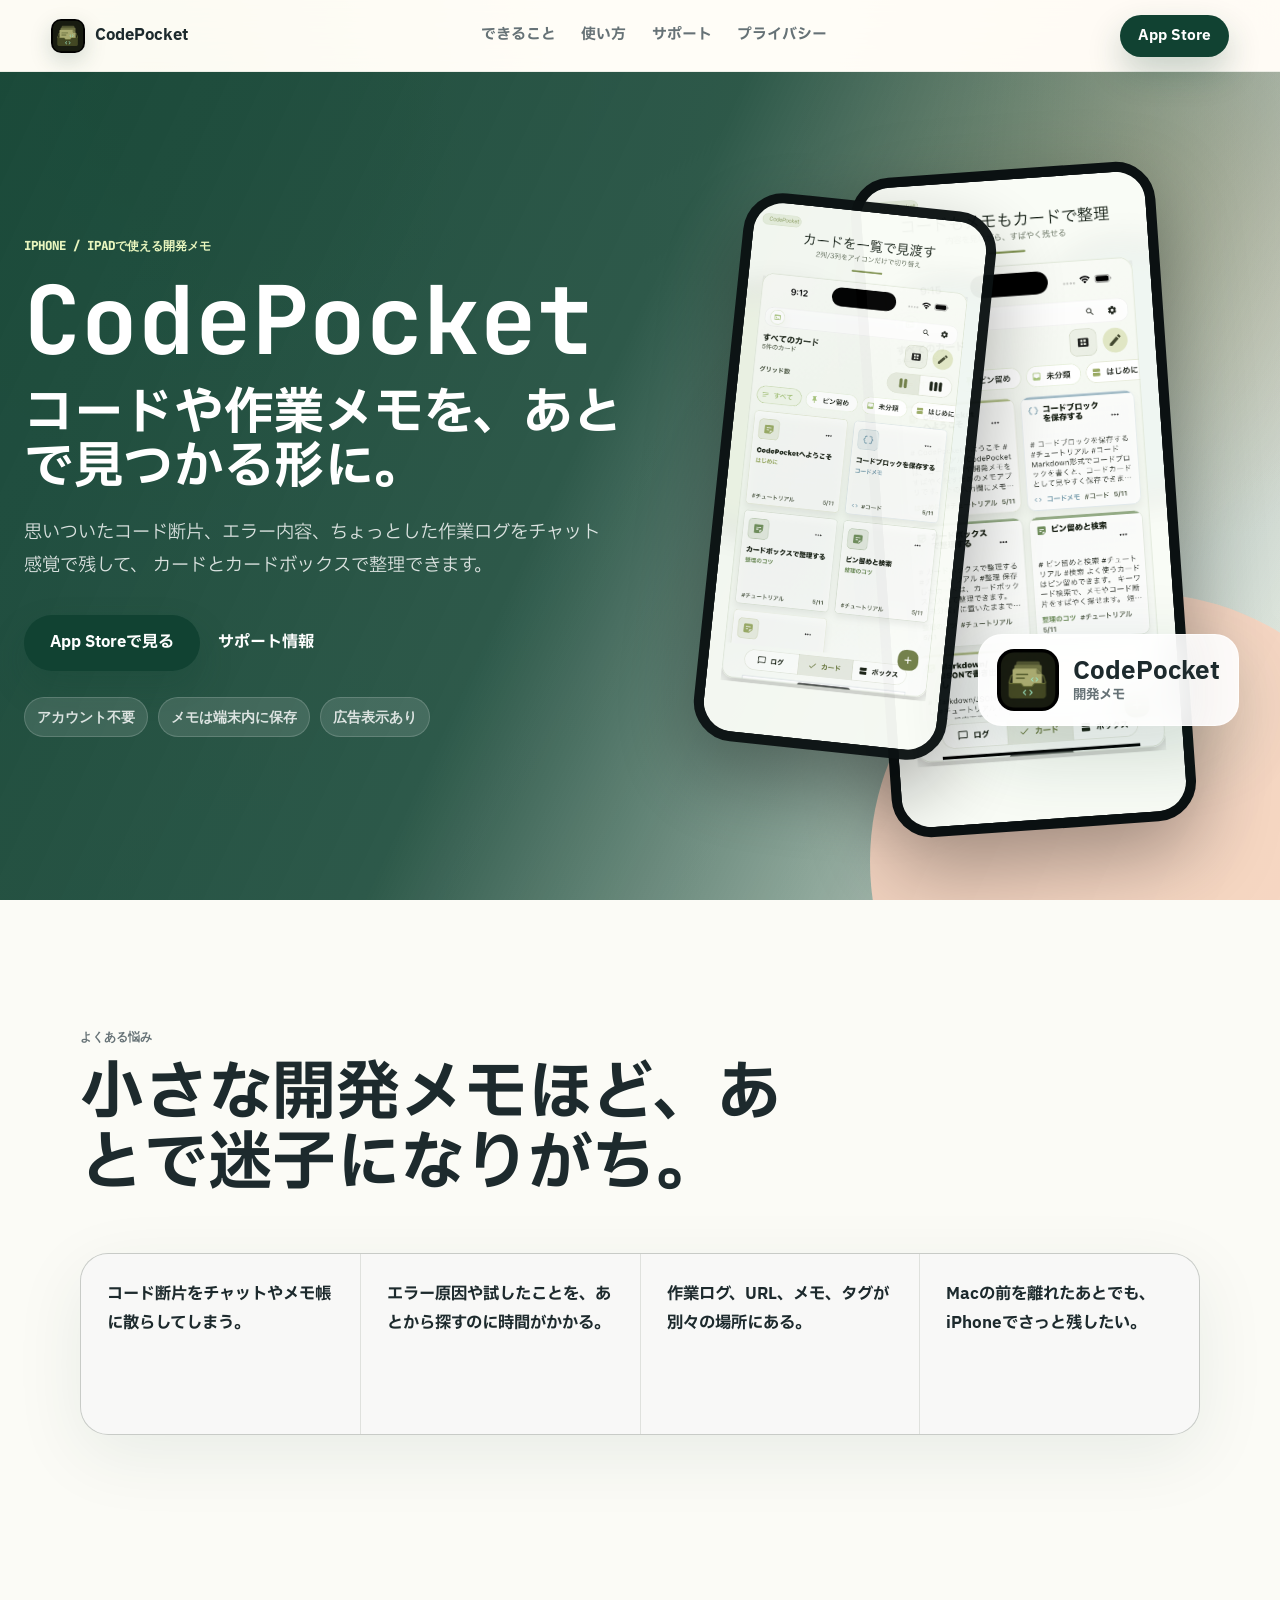
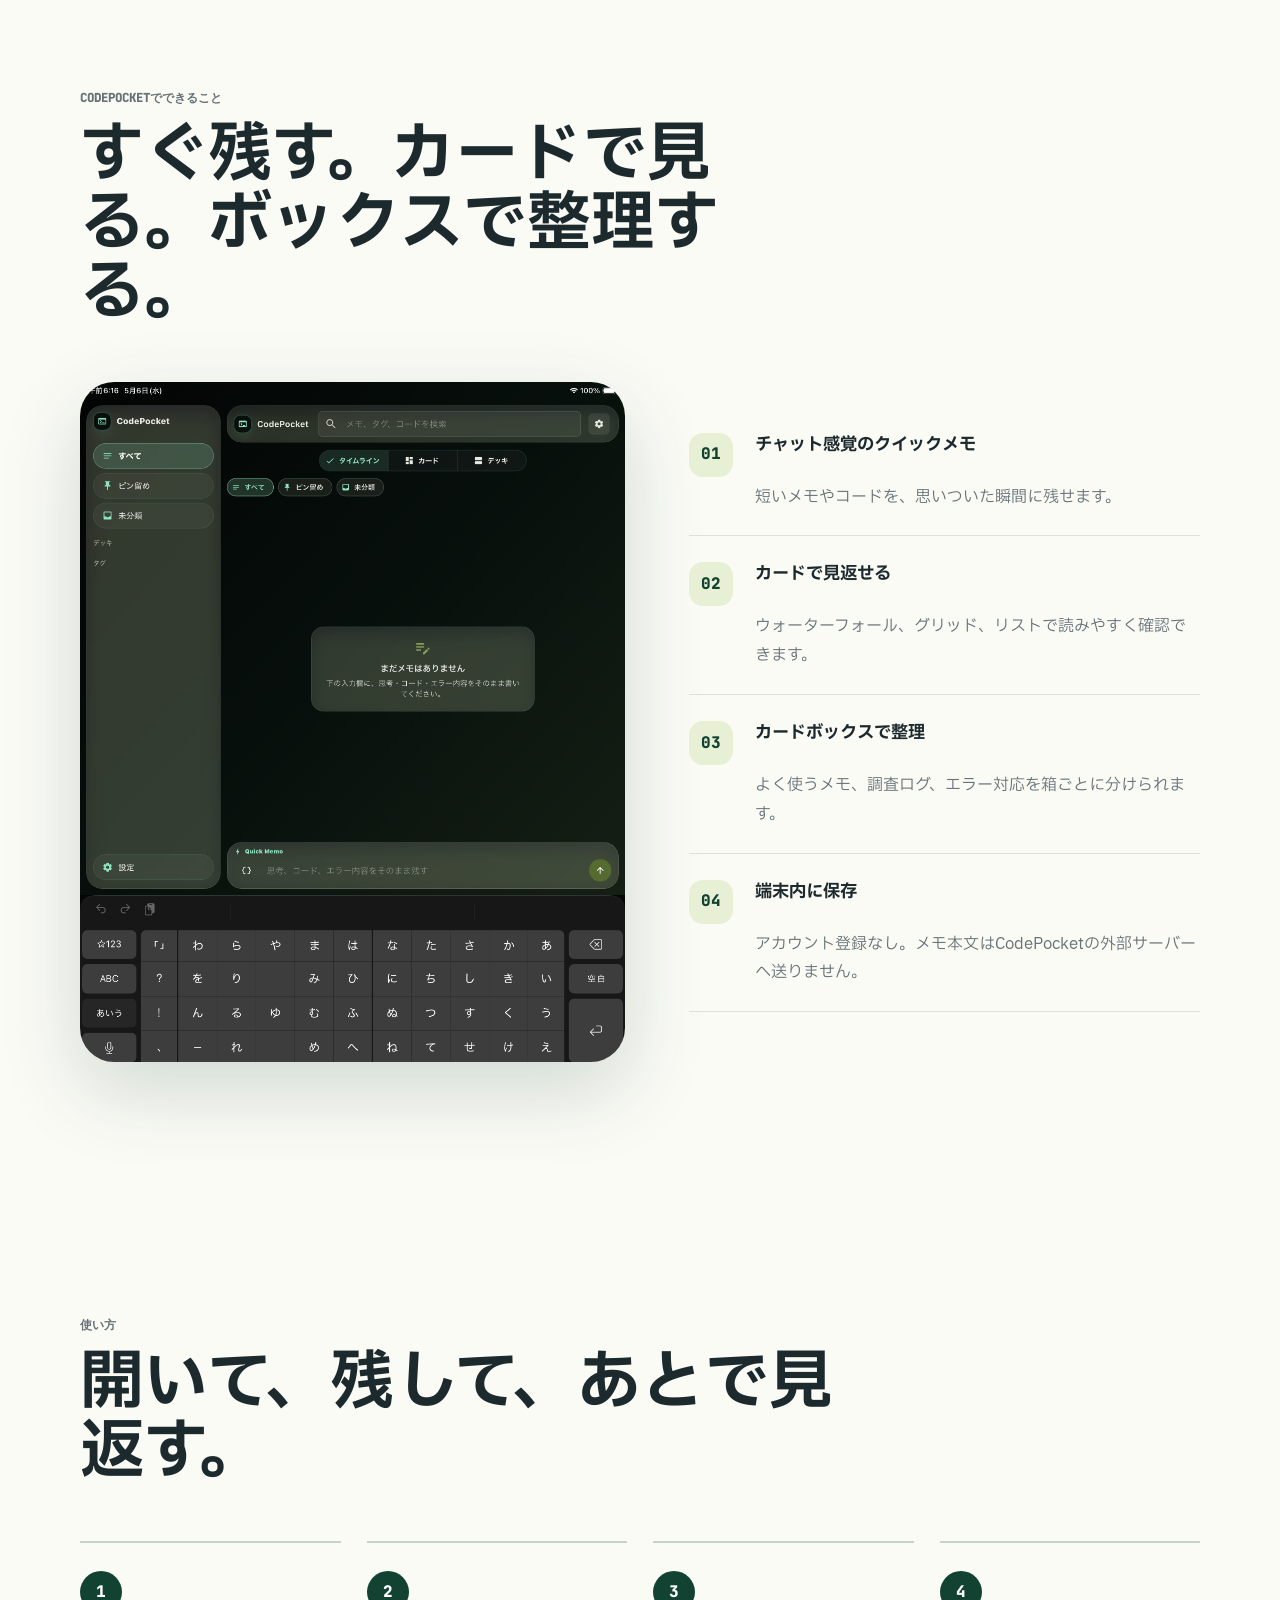
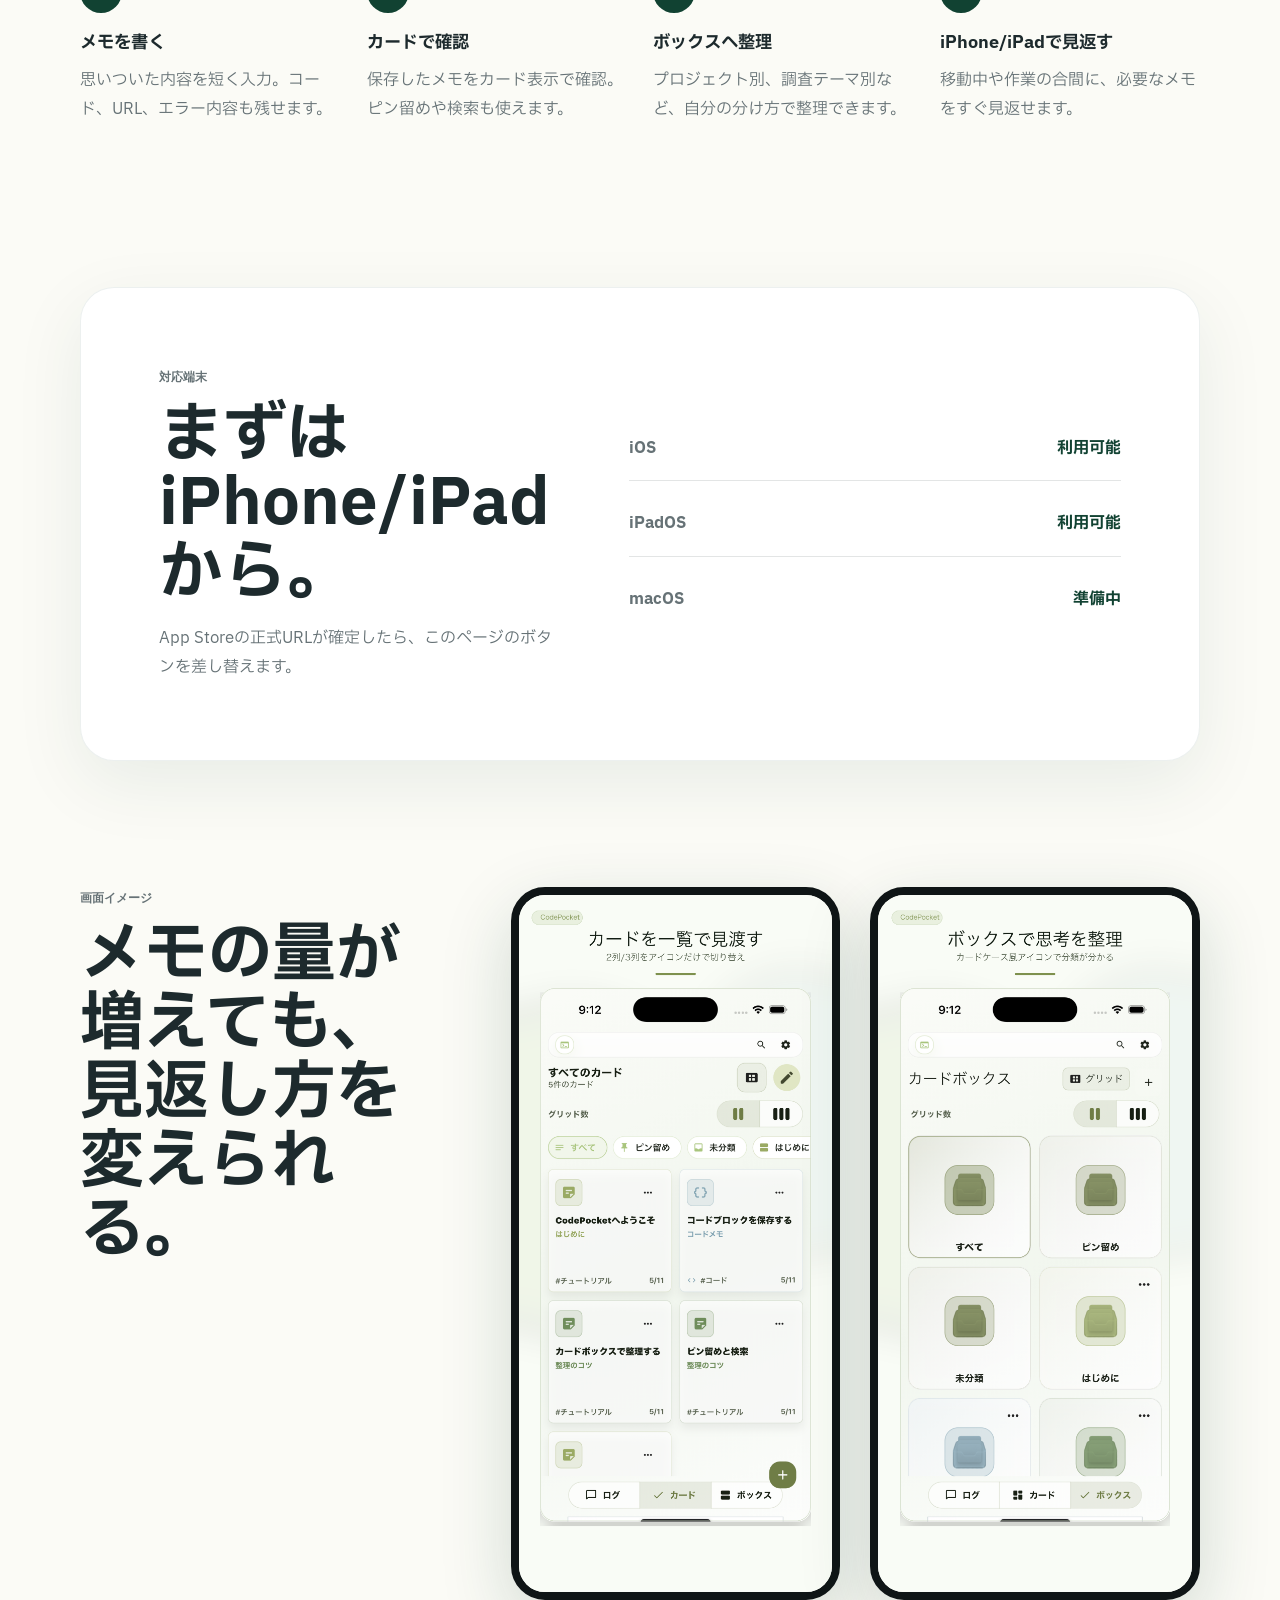
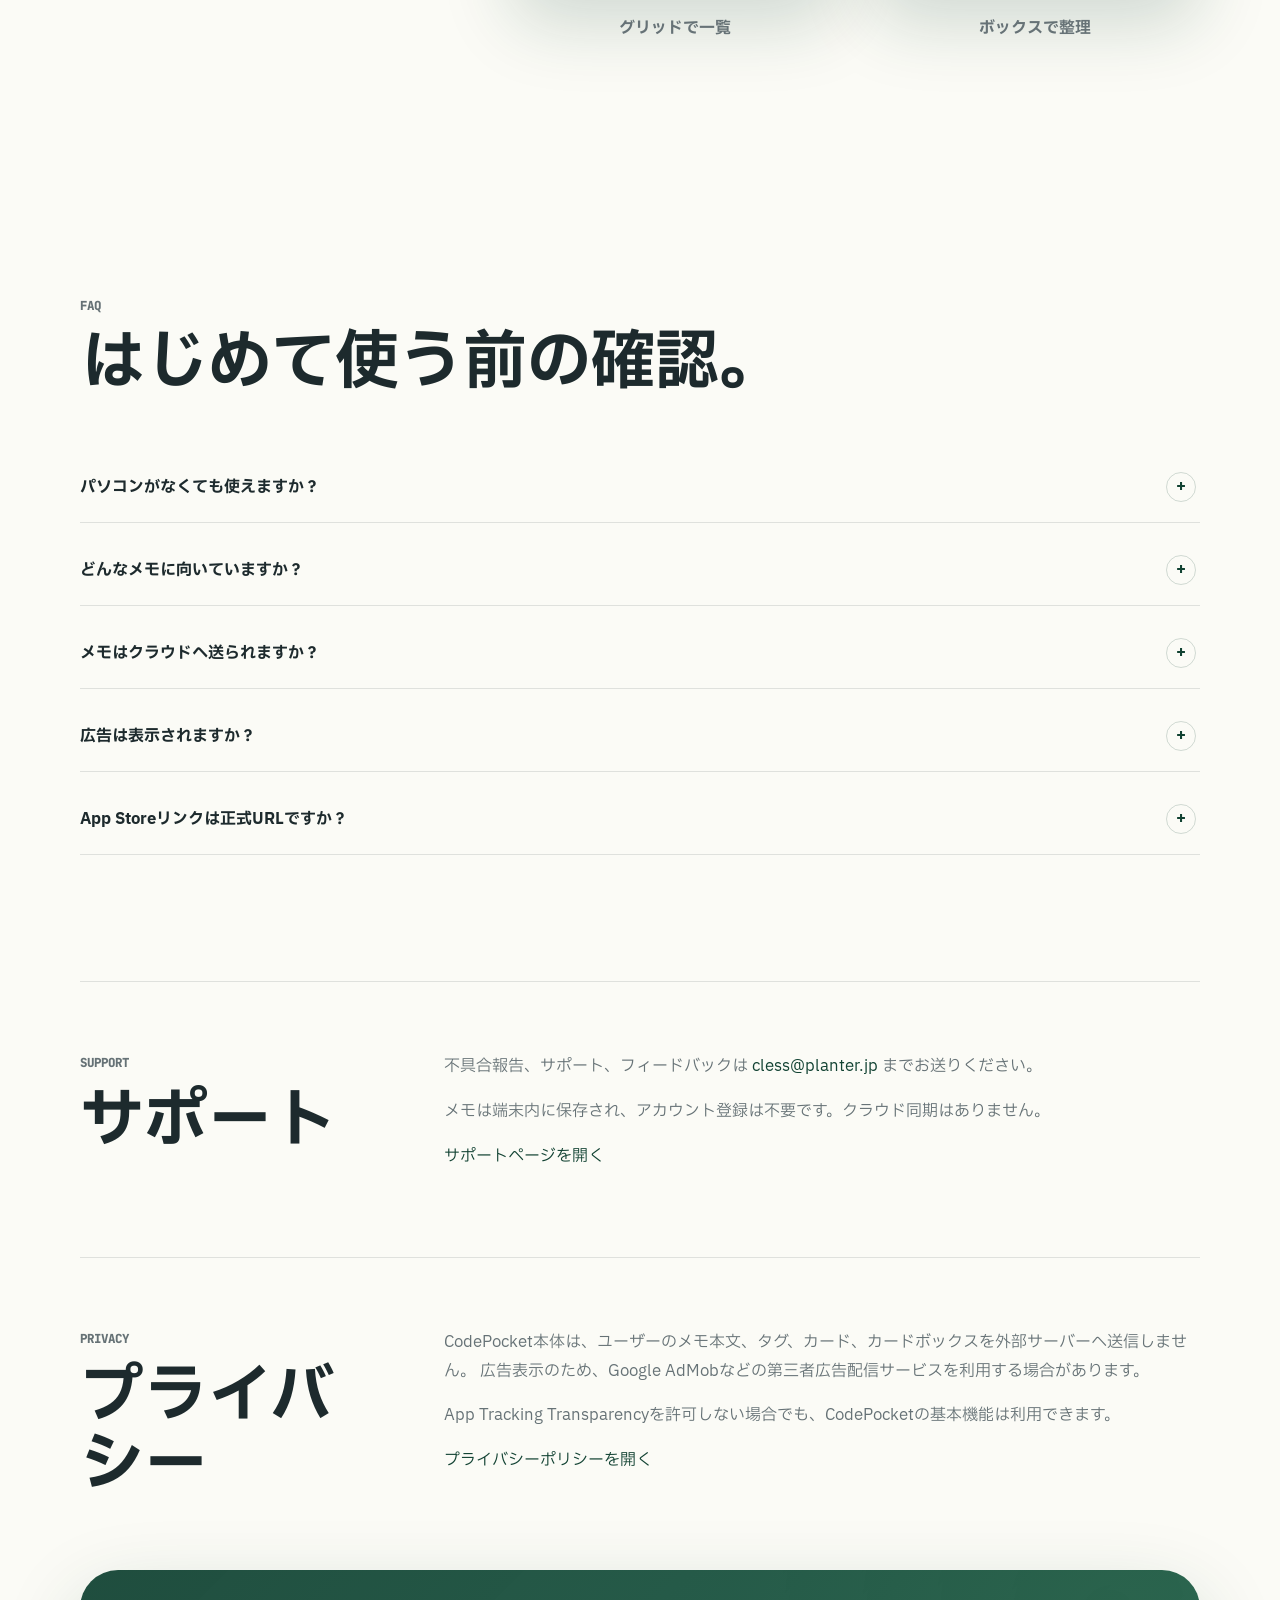
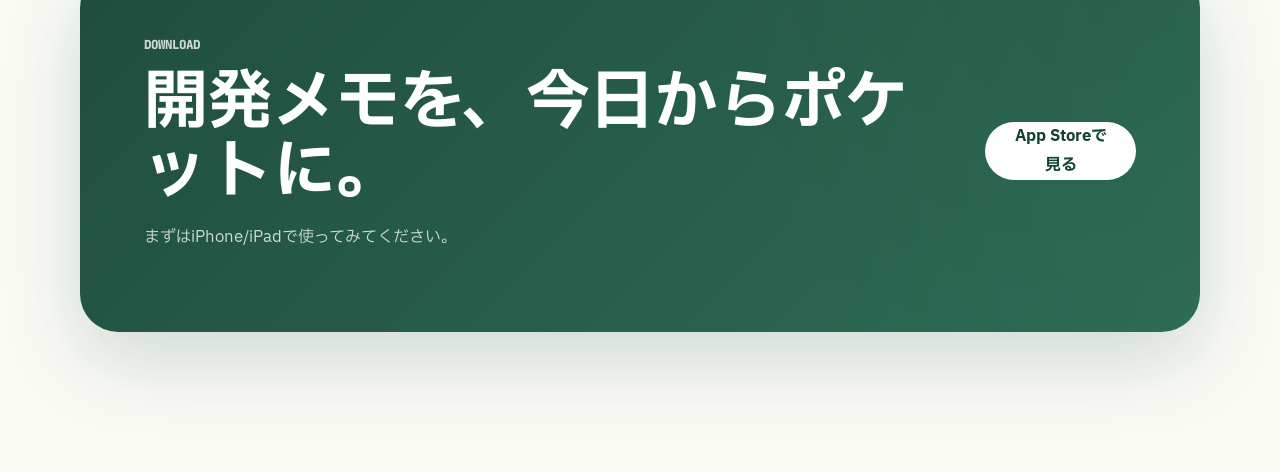
<file: index.html>
<!doctype html>
<html lang="ja">
<head>
  <meta charset="utf-8">
  <meta name="viewport" content="width=device-width, initial-scale=1">
  <title>CodePocket｜開発メモとコードをすぐ整理</title>
  <meta name="description" content="CodePocketは、コード断片や作業メモをチャット感覚で残して、カードとカードボックスで見返せる開発メモアプリです。iPhone/iPadで使えます。">
  <meta name="theme-color" content="#114232">
  <meta property="og:type" content="website">
  <meta property="og:title" content="CodePocket｜開発メモとコードをすぐ整理">
  <meta property="og:description" content="思いついたコード、エラー内容、作業メモをすぐ残して、あとからカードで見返せる開発メモアプリ。">
  <meta property="og:image" content="./assets/og-image.png">
  <meta name="twitter:card" content="summary_large_image">
  <link rel="icon" href="./assets/favicon.svg" type="image/svg+xml">
  <link rel="preconnect" href="https://fonts.googleapis.com">
  <link rel="preconnect" href="https://fonts.gstatic.com" crossorigin>
  <link href="https://fonts.googleapis.com/css2?family=IBM+Plex+Sans+JP:wght@400;500;600;700;800&family=JetBrains+Mono:wght@600;700;800&display=swap" rel="stylesheet">
  <link rel="stylesheet" href="./styles.css">
  <script defer src="./app.js"></script>
</head>
<body>
  <header class="site-header" aria-label="サイトヘッダー">
    <a class="brand" href="#top" aria-label="CodePocket トップへ">
      <img src="./assets/app-icon.png" alt="" width="34" height="34">
      <span>CodePocket</span>
    </a>
    <nav class="header-nav" aria-label="主要ナビゲーション">
      <a href="#features">できること</a>
      <a href="#howto">使い方</a>
      <a href="#support">サポート</a>
      <a href="#privacy">プライバシー</a>
    </nav>
    <button class="header-cta" type="button" data-app-store>App Store</button>
  </header>

  <main id="top">
    <section class="hero">
      <div class="hero-inner">
        <div class="hero-copy">
          <p class="eyebrow">iPhone / iPadで使える開発メモ</p>
          <h1>CodePocket</h1>
          <p class="hero-lead">コードや作業メモを、あとで見つかる形に。</p>
          <p class="hero-text">
            思いついたコード断片、エラー内容、ちょっとした作業ログをチャット感覚で残して、
            カードとカードボックスで整理できます。
          </p>
          <div class="hero-actions" aria-label="ダウンロード導線">
            <button class="primary-button" type="button" data-app-store>App Storeで見る</button>
            <a class="secondary-link" href="#support">サポート情報</a>
          </div>
          <ul class="hero-notes" aria-label="特徴">
            <li>アカウント不要</li>
            <li>メモは端末内に保存</li>
            <li>広告表示あり</li>
          </ul>
        </div>

        <div class="hero-visual" aria-label="CodePocketの画面イメージ">
          <div class="phone-frame phone-main">
            <img src="./assets/iphone-waterfall.png" alt="CodePocketのカード一覧画面">
          </div>
          <div class="phone-frame phone-side">
            <img src="./assets/iphone-grid.png" alt="CodePocketのグリッド表示画面">
          </div>
          <div class="app-badge" aria-label="CodePocket iOS iPadOS">
            <img src="./assets/app-icon.png" alt="">
            <span><strong>CodePocket</strong><small>開発メモ</small></span>
          </div>
        </div>
      </div>
    </section>

    <section class="section pain-section" aria-labelledby="pain-title">
      <div class="section-heading">
        <p class="eyebrow">よくある悩み</p>
        <h2 id="pain-title">小さな開発メモほど、あとで迷子になりがち。</h2>
      </div>
      <div class="pain-list">
        <p>コード断片をチャットやメモ帳に散らしてしまう。</p>
        <p>エラー原因や試したことを、あとから探すのに時間がかかる。</p>
        <p>作業ログ、URL、メモ、タグが別々の場所にある。</p>
        <p>Macの前を離れたあとでも、iPhoneでさっと残したい。</p>
      </div>
    </section>

    <section class="section feature-section" id="features" aria-labelledby="features-title">
      <div class="section-heading compact">
        <p class="eyebrow">CodePocketでできること</p>
        <h2 id="features-title">すぐ残す。カードで見る。ボックスで整理する。</h2>
      </div>
      <div class="feature-layout">
        <div class="feature-media">
          <img src="./assets/ipad-overview.png" alt="iPad幅で表示したCodePocketの画面">
        </div>
        <div class="feature-points">
          <article>
            <span>01</span>
            <h3>チャット感覚のクイックメモ</h3>
            <p>短いメモやコードを、思いついた瞬間に残せます。</p>
          </article>
          <article>
            <span>02</span>
            <h3>カードで見返せる</h3>
            <p>ウォーターフォール、グリッド、リストで読みやすく確認できます。</p>
          </article>
          <article>
            <span>03</span>
            <h3>カードボックスで整理</h3>
            <p>よく使うメモ、調査ログ、エラー対応を箱ごとに分けられます。</p>
          </article>
          <article>
            <span>04</span>
            <h3>端末内に保存</h3>
            <p>アカウント登録なし。メモ本文はCodePocketの外部サーバーへ送りません。</p>
          </article>
        </div>
      </div>
    </section>

    <section class="section howto-section" id="howto" aria-labelledby="howto-title">
      <div class="section-heading">
        <p class="eyebrow">使い方</p>
        <h2 id="howto-title">開いて、残して、あとで見返す。</h2>
      </div>
      <div class="steps">
        <article>
          <span>1</span>
          <h3>メモを書く</h3>
          <p>思いついた内容を短く入力。コード、URL、エラー内容も残せます。</p>
        </article>
        <article>
          <span>2</span>
          <h3>カードで確認</h3>
          <p>保存したメモをカード表示で確認。ピン留めや検索も使えます。</p>
        </article>
        <article>
          <span>3</span>
          <h3>ボックスへ整理</h3>
          <p>プロジェクト別、調査テーマ別など、自分の分け方で整理できます。</p>
        </article>
        <article>
          <span>4</span>
          <h3>iPhone/iPadで見返す</h3>
          <p>移動中や作業の合間に、必要なメモをすぐ見返せます。</p>
        </article>
      </div>
    </section>

    <section class="section device-section" aria-labelledby="device-title">
      <div class="device-copy">
        <p class="eyebrow">対応端末</p>
        <h2 id="device-title">まずはiPhone/iPadから。</h2>
        <p>App Storeの正式URLが確定したら、このページのボタンを差し替えます。</p>
      </div>
      <div class="device-table" aria-label="対応端末一覧">
        <div><span>iOS</span><strong>利用可能</strong></div>
        <div><span>iPadOS</span><strong>利用可能</strong></div>
        <div><span>macOS</span><strong>準備中</strong></div>
      </div>
    </section>

    <section class="section showcase-section" aria-label="画面紹介">
      <div class="showcase-copy">
        <p class="eyebrow">画面イメージ</p>
        <h2>メモの量が増えても、見返し方を変えられる。</h2>
      </div>
      <div class="showcase-grid">
        <figure>
          <img src="./assets/iphone-grid.png" alt="CodePocketのグリッド表示">
          <figcaption>グリッドで一覧</figcaption>
        </figure>
        <figure>
          <img src="./assets/iphone-card-boxes.png" alt="CodePocketのカードボックス画面">
          <figcaption>ボックスで整理</figcaption>
        </figure>
      </div>
    </section>

    <section class="section faq-section" aria-labelledby="faq-title">
      <div class="section-heading">
        <p class="eyebrow">FAQ</p>
        <h2 id="faq-title">はじめて使う前の確認。</h2>
      </div>
      <div class="faq-list">
        <div class="faq-item">
          <button type="button" aria-expanded="false">パソコンがなくても使えますか？</button>
          <div class="faq-answer">
            <p>はい。iPhone/iPadだけでもメモを残して見返せます。Mac版は準備中です。</p>
          </div>
        </div>
        <div class="faq-item">
          <button type="button" aria-expanded="false">どんなメモに向いていますか？</button>
          <div class="faq-answer">
            <p>コード断片、エラー内容、作業ログ、調べたURL、あとで試したいアイデアなどに向いています。</p>
          </div>
        </div>
        <div class="faq-item">
          <button type="button" aria-expanded="false">メモはクラウドへ送られますか？</button>
          <div class="faq-answer">
            <p>CodePocket本体はメモを端末内に保存します。アカウント登録や独自のクラウド同期はありません。</p>
          </div>
        </div>
        <div class="faq-item">
          <button type="button" aria-expanded="false">広告は表示されますか？</button>
          <div class="faq-answer">
            <p>無料提供と継続的な開発のため、一部画面に広告を表示する場合があります。基本機能はそのまま使えます。</p>
          </div>
        </div>
        <div class="faq-item">
          <button type="button" aria-expanded="false">App Storeリンクは正式URLですか？</button>
          <div class="faq-answer">
            <p>現在は仮URLです。正式なCodePocketのApp Store URLが確定したら差し替えます。</p>
          </div>
        </div>
      </div>
    </section>

    <section class="section legal-section" id="support" aria-labelledby="support-title">
      <div>
        <p class="eyebrow">Support</p>
        <h2 id="support-title">サポート</h2>
      </div>
      <div class="legal-copy">
        <p>
          不具合報告、サポート、フィードバックは
          <a href="mailto:cless@planter.jp">cless@planter.jp</a>
          までお送りください。
        </p>
        <p>メモは端末内に保存され、アカウント登録は不要です。クラウド同期はありません。</p>
        <p><a href="./support/">サポートページを開く</a></p>
      </div>
    </section>

    <section class="section legal-section" id="privacy" aria-labelledby="privacy-title">
      <div>
        <p class="eyebrow">Privacy</p>
        <h2 id="privacy-title">プライバシー</h2>
      </div>
      <div class="legal-copy">
        <p>
          CodePocket本体は、ユーザーのメモ本文、タグ、カード、カードボックスを外部サーバーへ送信しません。
          広告表示のため、Google AdMobなどの第三者広告配信サービスを利用する場合があります。
        </p>
        <p>App Tracking Transparencyを許可しない場合でも、CodePocketの基本機能は利用できます。</p>
        <p><a href="./privacy/">プライバシーポリシーを開く</a></p>
      </div>
    </section>

    <section class="final-cta" aria-labelledby="final-title">
      <div>
        <p class="eyebrow">Download</p>
        <h2 id="final-title">開発メモを、今日からポケットに。</h2>
        <p>まずはiPhone/iPadで使ってみてください。</p>
      </div>
      <button class="primary-button" type="button" data-app-store>App Storeで見る</button>
    </section>
  </main>

  <aside class="floating-cta" aria-label="固定ダウンロード導線">
    <span>CodePocket</span>
    <button type="button" data-app-store>App Store</button>
  </aside>
</body>
</html>
</file>
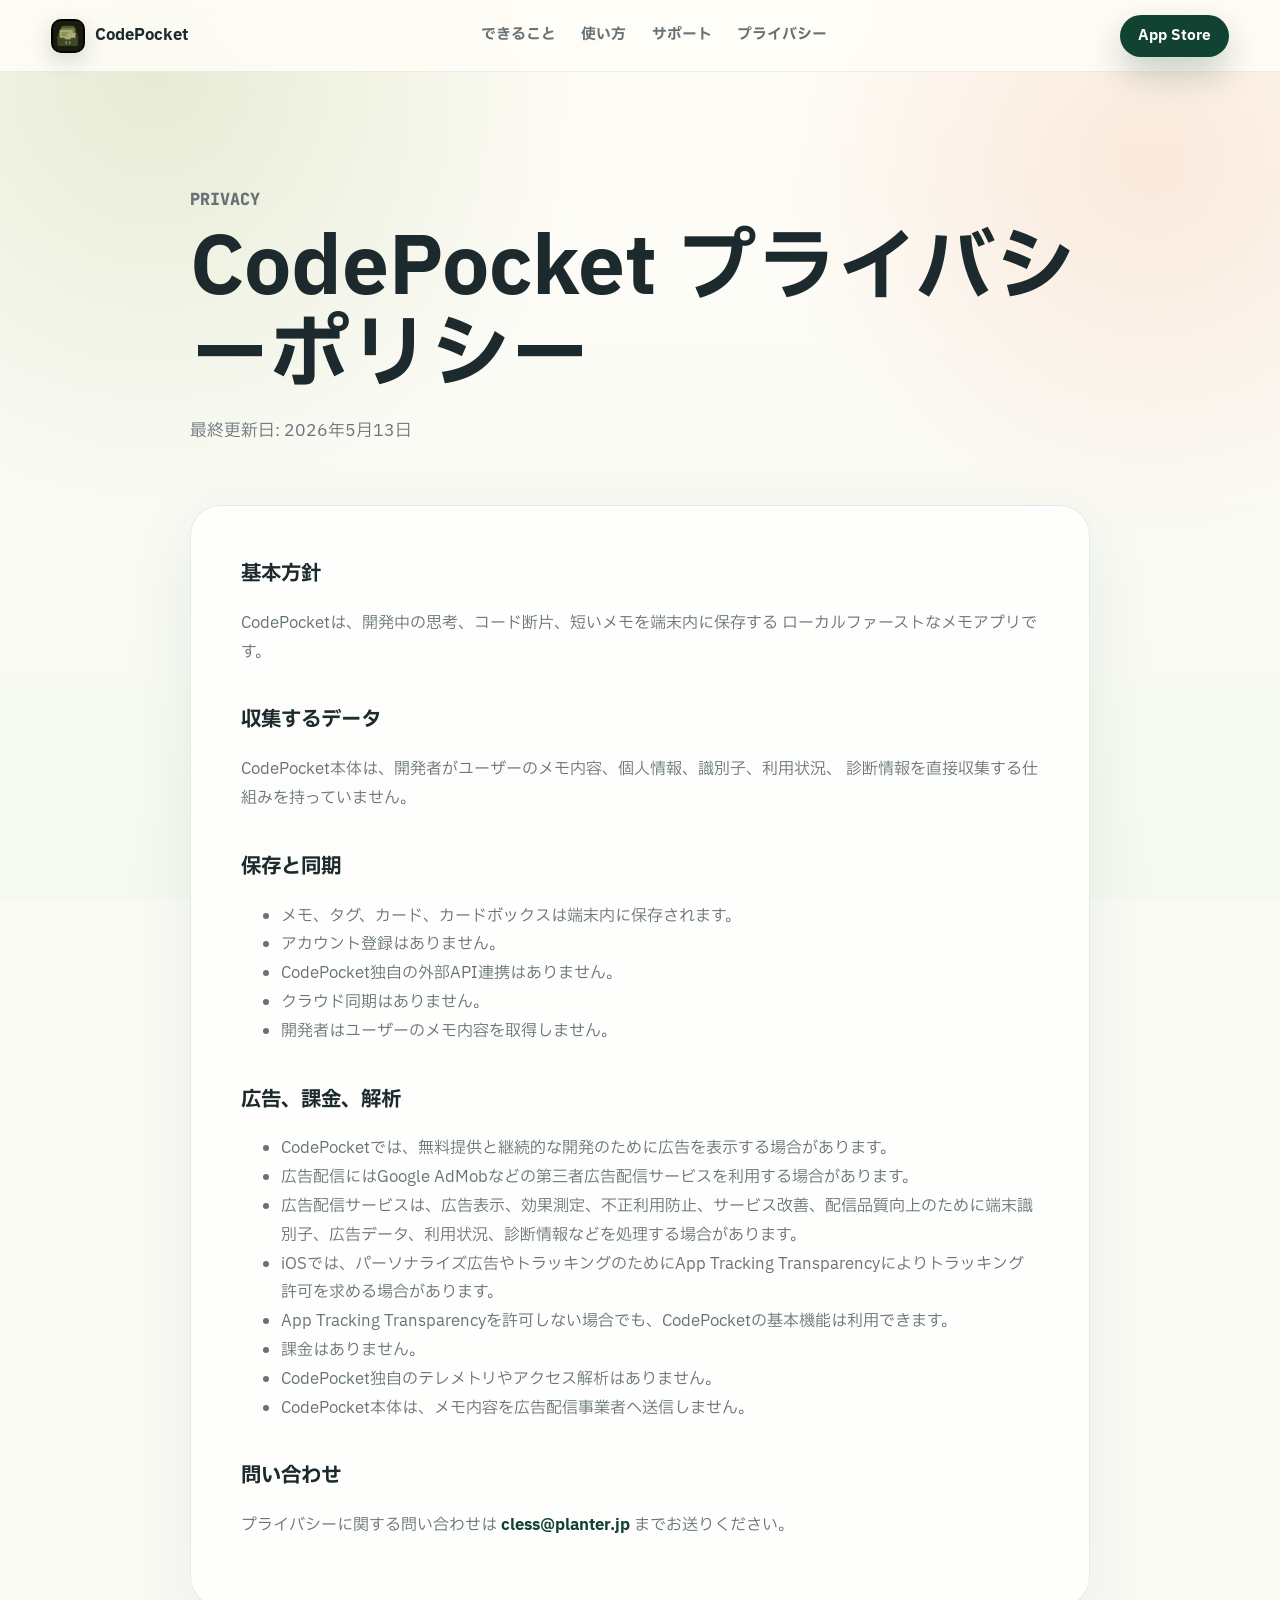
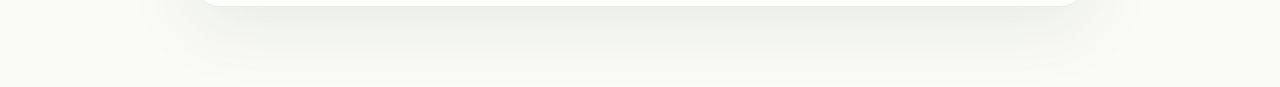
<file: privacy/index.html>
<!doctype html>
<html lang="ja">
<head>
  <meta charset="utf-8">
  <meta name="viewport" content="width=device-width, initial-scale=1">
  <title>CodePocket プライバシーポリシー</title>
  <meta name="description" content="CodePocketのプライバシーポリシー。端末内保存、広告、問い合わせ先について説明します。">
  <meta name="theme-color" content="#114232">
  <link rel="icon" href="../assets/favicon.svg" type="image/svg+xml">
  <link rel="preconnect" href="https://fonts.googleapis.com">
  <link rel="preconnect" href="https://fonts.gstatic.com" crossorigin>
  <link href="https://fonts.googleapis.com/css2?family=IBM+Plex+Sans+JP:wght@400;500;600;700;800&family=JetBrains+Mono:wght@600;700;800&display=swap" rel="stylesheet">
  <link rel="stylesheet" href="../styles.css">
  <script defer src="../app.js"></script>
</head>
<body class="legal-page">
  <header class="site-header" aria-label="サイトヘッダー">
    <a class="brand" href="../">
      <img src="../assets/app-icon.png" alt="" width="34" height="34">
      <span>CodePocket</span>
    </a>
    <nav class="header-nav" aria-label="主要ナビゲーション">
      <a href="../#features">できること</a>
      <a href="../#howto">使い方</a>
      <a href="../support/">サポート</a>
      <a href="../#privacy">プライバシー</a>
    </nav>
    <button class="header-cta" type="button" data-app-store>App Store</button>
  </header>

  <main>
    <section class="legal-hero">
      <p class="eyebrow">Privacy</p>
      <h1>CodePocket プライバシーポリシー</h1>
      <p>最終更新日: 2026年5月13日</p>
    </section>

    <section class="legal-body">
      <h2>基本方針</h2>
      <p>
        CodePocketは、開発中の思考、コード断片、短いメモを端末内に保存する
        ローカルファーストなメモアプリです。
      </p>

      <h2>収集するデータ</h2>
      <p>
        CodePocket本体は、開発者がユーザーのメモ内容、個人情報、識別子、利用状況、
        診断情報を直接収集する仕組みを持っていません。
      </p>

      <h2>保存と同期</h2>
      <ul>
        <li>メモ、タグ、カード、カードボックスは端末内に保存されます。</li>
        <li>アカウント登録はありません。</li>
        <li>CodePocket独自の外部API連携はありません。</li>
        <li>クラウド同期はありません。</li>
        <li>開発者はユーザーのメモ内容を取得しません。</li>
      </ul>

      <h2>広告、課金、解析</h2>
      <ul>
        <li>CodePocketでは、無料提供と継続的な開発のために広告を表示する場合があります。</li>
        <li>広告配信にはGoogle AdMobなどの第三者広告配信サービスを利用する場合があります。</li>
        <li>広告配信サービスは、広告表示、効果測定、不正利用防止、サービス改善、配信品質向上のために端末識別子、広告データ、利用状況、診断情報などを処理する場合があります。</li>
        <li>iOSでは、パーソナライズ広告やトラッキングのためにApp Tracking Transparencyによりトラッキング許可を求める場合があります。</li>
        <li>App Tracking Transparencyを許可しない場合でも、CodePocketの基本機能は利用できます。</li>
        <li>課金はありません。</li>
        <li>CodePocket独自のテレメトリやアクセス解析はありません。</li>
        <li>CodePocket本体は、メモ内容を広告配信事業者へ送信しません。</li>
      </ul>

      <h2>問い合わせ</h2>
      <p>
        プライバシーに関する問い合わせは
        <a href="mailto:cless@planter.jp">cless@planter.jp</a>
        までお送りください。
      </p>
    </section>
  </main>
</body>
</html>
</file>
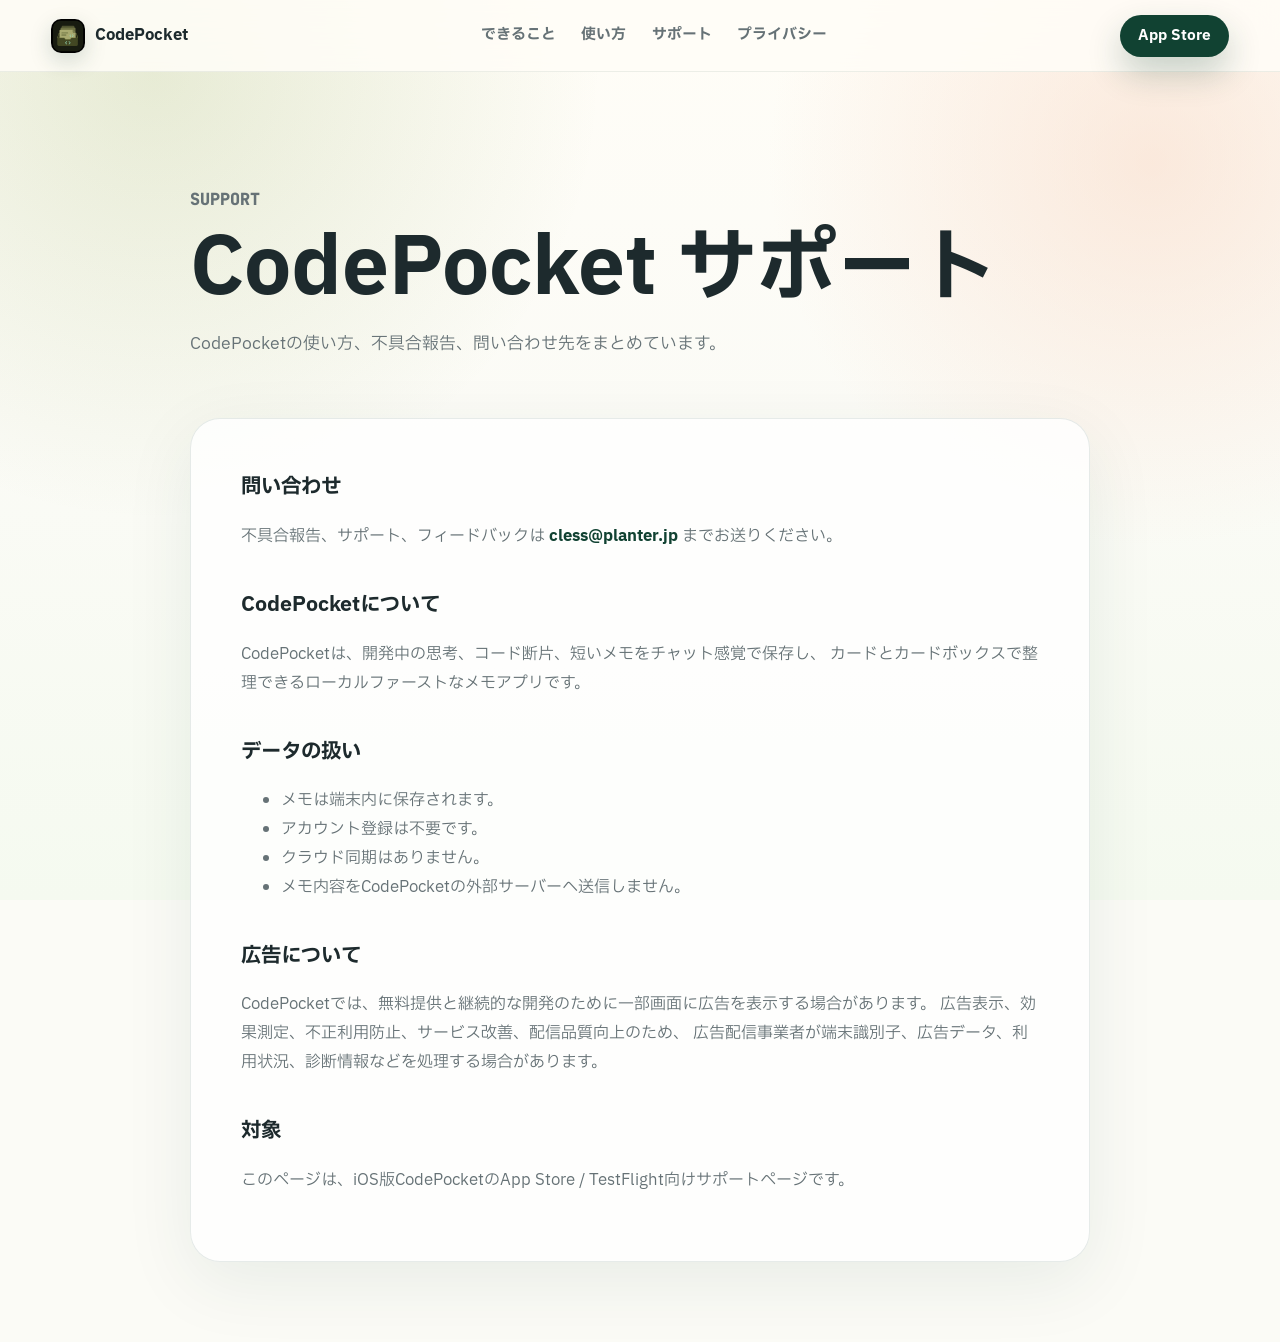
<file: support/index.html>
<!doctype html>
<html lang="ja">
<head>
  <meta charset="utf-8">
  <meta name="viewport" content="width=device-width, initial-scale=1">
  <title>CodePocket サポート</title>
  <meta name="description" content="CodePocketのサポート情報。問い合わせ先、データ保存、広告表示について案内します。">
  <meta name="theme-color" content="#114232">
  <link rel="icon" href="../assets/favicon.svg" type="image/svg+xml">
  <link rel="preconnect" href="https://fonts.googleapis.com">
  <link rel="preconnect" href="https://fonts.gstatic.com" crossorigin>
  <link href="https://fonts.googleapis.com/css2?family=IBM+Plex+Sans+JP:wght@400;500;600;700;800&family=JetBrains+Mono:wght@600;700;800&display=swap" rel="stylesheet">
  <link rel="stylesheet" href="../styles.css">
  <script defer src="../app.js"></script>
</head>
<body class="legal-page">
  <header class="site-header" aria-label="サイトヘッダー">
    <a class="brand" href="../">
      <img src="../assets/app-icon.png" alt="" width="34" height="34">
      <span>CodePocket</span>
    </a>
    <nav class="header-nav" aria-label="主要ナビゲーション">
      <a href="../#features">できること</a>
      <a href="../#howto">使い方</a>
      <a href="../#support">サポート</a>
      <a href="../privacy/">プライバシー</a>
    </nav>
    <button class="header-cta" type="button" data-app-store>App Store</button>
  </header>

  <main>
    <section class="legal-hero">
      <p class="eyebrow">Support</p>
      <h1>CodePocket サポート</h1>
      <p>CodePocketの使い方、不具合報告、問い合わせ先をまとめています。</p>
    </section>

    <section class="legal-body">
      <h2>問い合わせ</h2>
      <p>
        不具合報告、サポート、フィードバックは
        <a href="mailto:cless@planter.jp">cless@planter.jp</a>
        までお送りください。
      </p>

      <h2>CodePocketについて</h2>
      <p>
        CodePocketは、開発中の思考、コード断片、短いメモをチャット感覚で保存し、
        カードとカードボックスで整理できるローカルファーストなメモアプリです。
      </p>

      <h2>データの扱い</h2>
      <ul>
        <li>メモは端末内に保存されます。</li>
        <li>アカウント登録は不要です。</li>
        <li>クラウド同期はありません。</li>
        <li>メモ内容をCodePocketの外部サーバーへ送信しません。</li>
      </ul>

      <h2>広告について</h2>
      <p>
        CodePocketでは、無料提供と継続的な開発のために一部画面に広告を表示する場合があります。
        広告表示、効果測定、不正利用防止、サービス改善、配信品質向上のため、
        広告配信事業者が端末識別子、広告データ、利用状況、診断情報などを処理する場合があります。
      </p>

      <h2>対象</h2>
      <p>このページは、iOS版CodePocketのApp Store / TestFlight向けサポートページです。</p>
    </section>
  </main>
</body>
</html>
</file>
<file: styles.css>
:root {
  color-scheme: light;
  --bg: #fbfbf6;
  --surface: #ffffff;
  --surface-soft: #f2f7ec;
  --ink: #1d2a2d;
  --muted: #667276;
  --line: rgba(29, 42, 45, 0.12);
  --brand: #114232;
  --brand-2: #7e9b3a;
  --accent: #f1c96b;
  --warm: #f7d4bf;
  --shadow: 0 28px 80px rgba(17, 66, 50, 0.18);
  --header-height: 72px;
  --font-sans: "IBM Plex Sans JP", system-ui, -apple-system, BlinkMacSystemFont, "Hiragino Sans", "Yu Gothic", "Yu Gothic UI", "Meiryo", sans-serif;
  --font-code: "JetBrains Mono", "SFMono-Regular", Consolas, monospace;
  font-family: var(--font-sans);
}

* {
  box-sizing: border-box;
}

html {
  scroll-behavior: smooth;
}

body {
  margin: 0;
  background: var(--bg);
  color: var(--ink);
  font-family: inherit;
  line-height: 1.8;
  text-rendering: optimizeLegibility;
}

body::before {
  position: fixed;
  inset: 0;
  z-index: -1;
  content: "";
  background:
    radial-gradient(circle at 12% 8%, rgba(126, 155, 58, 0.18), transparent 28rem),
    radial-gradient(circle at 90% 18%, rgba(247, 212, 191, 0.48), transparent 24rem),
    linear-gradient(180deg, #fffdf7 0%, #fbfbf6 48%, #f5faf0 100%);
}

img {
  display: block;
  max-width: 100%;
}

a {
  color: var(--brand);
  text-decoration: none;
}

a:hover {
  text-decoration: underline;
}

button,
a {
  -webkit-tap-highlight-color: transparent;
}

button {
  font: inherit;
}

.site-header {
  position: sticky;
  top: 0;
  z-index: 20;
  display: flex;
  align-items: center;
  justify-content: space-between;
  min-height: var(--header-height);
  padding: 14px clamp(18px, 4vw, 56px);
  background: rgba(255, 253, 247, 0.86);
  border-bottom: 1px solid rgba(17, 66, 50, 0.08);
  backdrop-filter: blur(18px);
}

.brand {
  display: inline-flex;
  align-items: center;
  gap: 10px;
  color: var(--ink);
  font-weight: 800;
  letter-spacing: 0;
}

.brand img {
  border-radius: 10px;
  box-shadow: 0 8px 22px rgba(17, 66, 50, 0.18);
}

.header-nav {
  display: flex;
  align-items: center;
  gap: clamp(16px, 2vw, 28px);
  color: var(--muted);
  font-size: 0.93rem;
  font-weight: 700;
  letter-spacing: 0;
}

.header-nav a {
  color: var(--muted);
}

.header-cta,
.floating-cta button,
.primary-button {
  border: 0;
  border-radius: 999px;
  color: #fff;
  background: var(--brand);
  box-shadow: 0 16px 34px rgba(17, 66, 50, 0.24);
  cursor: pointer;
  font-weight: 800;
}

.header-cta {
  min-height: 42px;
  padding: 0 18px;
  font-size: 0.92rem;
}

.primary-button {
  min-height: 56px;
  padding: 0 26px;
  font-size: 1rem;
}

.header-cta:hover,
.floating-cta button:hover,
.primary-button:hover {
  background: #0c3528;
  transform: translateY(-1px);
}

.hero {
  position: relative;
  min-height: calc(100svh - var(--header-height));
  overflow: hidden;
  background:
    linear-gradient(115deg, rgba(17, 66, 50, 0.96) 0%, rgba(17, 66, 50, 0.88) 45%, rgba(255, 253, 247, 0.12) 100%),
    radial-gradient(circle at 80% 18%, rgba(241, 201, 107, 0.28), transparent 24rem);
  color: #fff;
}

.hero::after {
  position: absolute;
  right: -10vw;
  bottom: -18vw;
  width: 42vw;
  height: 42vw;
  min-width: 320px;
  min-height: 320px;
  content: "";
  background: var(--warm);
  border-radius: 999px;
  opacity: 0.92;
}

.hero-inner {
  position: relative;
  z-index: 1;
  display: grid;
  grid-template-columns: minmax(480px, 0.98fr) minmax(420px, 0.92fr);
  align-items: center;
  width: min(1320px, calc(100% - 48px));
  min-height: calc(100svh - var(--header-height));
  margin: 0 auto;
  padding: clamp(46px, 8vw, 86px) 0;
  gap: clamp(34px, 5vw, 76px);
}

.hero-copy {
  position: relative;
  z-index: 3;
  max-width: 680px;
  animation: rise-in 700ms ease both;
}

.eyebrow {
  margin: 0 0 12px;
  color: var(--brand-2);
  font-family: var(--font-code);
  font-size: 0.78rem;
  font-weight: 900;
  letter-spacing: 0;
  text-transform: uppercase;
}

.hero .eyebrow {
  color: #e8f5be;
}

.hero h1,
.hero-lead,
.section h2,
.final-cta h2,
.legal-page h1 {
  margin: 0;
  line-height: 1.08;
  letter-spacing: 0;
}

.hero h1 {
  font-family: var(--font-code);
  font-size: clamp(4.2rem, 7.4vw, 6.9rem);
  max-width: 9.1ch;
  overflow-wrap: normal;
}

.hero-lead {
  margin-top: 16px;
  max-width: 12.8em;
  font-size: clamp(1.8rem, 3.9vw, 3.25rem);
  font-weight: 900;
}

.hero-text {
  max-width: 36rem;
  margin: 22px 0 0;
  color: rgba(255, 255, 255, 0.83);
  font-size: clamp(1rem, 1.6vw, 1.14rem);
}

.hero-actions {
  position: relative;
  z-index: 4;
  display: flex;
  flex-wrap: wrap;
  align-items: center;
  gap: 18px;
  margin-top: 32px;
}

.secondary-link {
  display: inline-flex;
  align-items: center;
  min-height: 48px;
  color: #fff;
  font-weight: 800;
}

.hero-notes {
  position: relative;
  z-index: 4;
  display: flex;
  flex-wrap: wrap;
  gap: 10px;
  padding: 0;
  margin: 26px 0 0;
  list-style: none;
}

.hero-notes li {
  padding: 7px 12px;
  color: rgba(255, 255, 255, 0.82);
  background: rgba(255, 255, 255, 0.12);
  border: 1px solid rgba(255, 255, 255, 0.16);
  border-radius: 999px;
  font-family: var(--font-code);
  font-size: 0.85rem;
  font-weight: 700;
}

.hero-visual {
  position: relative;
  z-index: 1;
  min-height: min(700px, 72svh);
  animation: float-in 850ms ease 100ms both;
  pointer-events: none;
}

.phone-frame {
  position: absolute;
  overflow: hidden;
  background: #0b1112;
  border: 10px solid #0b1112;
  border-radius: 40px;
  box-shadow: 0 32px 80px rgba(0, 0, 0, 0.34);
}

.phone-frame img {
  width: 100%;
  height: 100%;
  object-fit: cover;
  border-radius: 28px;
}

.phone-main {
  right: 14%;
  bottom: -3%;
  width: min(54%, 320px);
  aspect-ratio: 1284 / 2778;
  transform: rotate(-4deg);
}

.phone-side {
  top: 6%;
  left: 5%;
  width: min(45%, 260px);
  aspect-ratio: 1284 / 2778;
  transform: rotate(6deg);
  opacity: 0.96;
}

.app-badge {
  position: absolute;
  right: 3%;
  bottom: 13%;
  display: inline-flex;
  align-items: center;
  gap: 14px;
  max-width: min(330px, 72vw);
  padding: 14px 18px;
  color: var(--ink);
  background: rgba(255, 255, 255, 0.9);
  border: 1px solid rgba(255, 255, 255, 0.62);
  border-radius: 24px;
  box-shadow: var(--shadow);
  backdrop-filter: blur(18px);
}

.app-badge img {
  width: 62px;
  height: 62px;
  border-radius: 17px;
}

.app-badge span {
  display: grid;
  line-height: 1.2;
}

.app-badge strong {
  font-size: clamp(1.15rem, 2vw, 1.55rem);
}

.app-badge small {
  color: var(--muted);
  font-weight: 800;
}

.section {
  width: min(1120px, calc(100% - 40px));
  margin: 0 auto;
  padding: clamp(76px, 10vw, 126px) 0;
}

.section-heading {
  max-width: 760px;
  margin-bottom: clamp(32px, 5vw, 54px);
}

.section-heading.compact {
  max-width: 680px;
}

.section h2,
.final-cta h2 {
  color: var(--ink);
  font-size: clamp(2rem, 5vw, 4.2rem);
  font-weight: 900;
}

.section h3 {
  margin: 0;
  color: var(--ink);
  font-size: 1.08rem;
  line-height: 1.45;
}

.section p {
  color: var(--muted);
}

.pain-list {
  display: grid;
  grid-template-columns: repeat(4, minmax(0, 1fr));
  gap: 1px;
  overflow: hidden;
  border: 1px solid var(--line);
  border-radius: 28px;
  background: var(--line);
  box-shadow: 0 20px 70px rgba(17, 66, 50, 0.08);
}

.pain-list p {
  min-height: 180px;
  margin: 0;
  padding: 26px;
  background: rgba(255, 255, 255, 0.76);
  color: var(--ink);
  font-size: 1.02rem;
  font-weight: 800;
}

.feature-layout {
  display: grid;
  grid-template-columns: minmax(0, 0.96fr) minmax(320px, 0.9fr);
  gap: clamp(30px, 5vw, 70px);
  align-items: center;
}

.feature-media {
  overflow: hidden;
  background: #e9f1df;
  border-radius: 34px;
  box-shadow: var(--shadow);
}

.feature-media img {
  width: 100%;
  max-height: 680px;
  object-fit: cover;
  object-position: top center;
}

.feature-points {
  display: grid;
  gap: 26px;
}

.feature-points article {
  display: grid;
  grid-template-columns: 48px minmax(0, 1fr);
  column-gap: 18px;
  align-items: start;
  padding-bottom: 24px;
  border-bottom: 1px solid var(--line);
}

.feature-points article span {
  display: grid;
  place-items: center;
  width: 44px;
  height: 44px;
  color: var(--brand);
  background: #e7f0d4;
  border-radius: 14px;
  font-family: var(--font-code);
  font-weight: 900;
}

.feature-points article p {
  grid-column: 2;
  margin: 6px 0 0;
}

.steps {
  display: grid;
  grid-template-columns: repeat(4, minmax(0, 1fr));
  gap: clamp(18px, 2.4vw, 26px);
}

.steps article {
  position: relative;
  min-height: 220px;
  padding: 28px 0 0;
  border-top: 2px solid rgba(17, 66, 50, 0.22);
}

.steps span {
  display: inline-grid;
  place-items: center;
  width: 42px;
  height: 42px;
  margin-bottom: 18px;
  color: #fff;
  background: var(--brand);
  border-radius: 999px;
  font-family: var(--font-code);
  font-weight: 900;
}

.steps p {
  margin: 10px 0 0;
}

.device-section {
  display: grid;
  grid-template-columns: minmax(0, 0.72fr) minmax(320px, 0.9fr);
  gap: clamp(28px, 6vw, 80px);
  align-items: center;
  padding: clamp(50px, 7vw, 78px);
  background: #fff;
  border: 1px solid rgba(17, 66, 50, 0.08);
  border-radius: 34px;
  box-shadow: 0 22px 70px rgba(17, 66, 50, 0.08);
}

.device-copy p:last-child {
  margin-bottom: 0;
}

.device-table {
  display: grid;
  gap: 10px;
}

.device-table div {
  display: flex;
  justify-content: space-between;
  gap: 16px;
  padding: 18px 0;
  border-bottom: 1px solid var(--line);
}

.device-table div:last-child {
  border-bottom: 0;
}

.device-table span {
  color: var(--muted);
  font-weight: 800;
}

.device-table strong {
  color: var(--brand);
}

.showcase-section {
  display: grid;
  grid-template-columns: minmax(0, 0.52fr) minmax(0, 1fr);
  gap: clamp(30px, 6vw, 72px);
  align-items: start;
}

.showcase-copy {
  position: sticky;
  top: calc(var(--header-height) + 32px);
}

.showcase-grid {
  display: grid;
  grid-template-columns: repeat(2, minmax(0, 1fr));
  gap: clamp(18px, 3vw, 30px);
}

.showcase-grid figure {
  margin: 0;
}

.showcase-grid img {
  width: 100%;
  aspect-ratio: 1284 / 2778;
  object-fit: cover;
  object-position: top center;
  border: 8px solid #0f1516;
  border-radius: 34px;
  box-shadow: 0 24px 70px rgba(17, 66, 50, 0.18);
}

.showcase-grid figcaption {
  margin-top: 14px;
  color: var(--muted);
  font-weight: 800;
  text-align: center;
}

.faq-list {
  display: grid;
  gap: 12px;
}

.faq-item {
  border-bottom: 1px solid var(--line);
}

.faq-item button {
  position: relative;
  display: flex;
  align-items: center;
  justify-content: space-between;
  width: 100%;
  min-height: 70px;
  padding: 0 42px 0 0;
  color: var(--ink);
  background: transparent;
  border: 0;
  cursor: pointer;
  font-weight: 900;
  text-align: left;
}

.faq-item button::after {
  position: absolute;
  right: 4px;
  width: 28px;
  height: 28px;
  content: "+";
  color: var(--brand);
  border: 1px solid rgba(17, 66, 50, 0.18);
  border-radius: 999px;
  text-align: center;
  line-height: 26px;
}

.faq-item button[aria-expanded="true"]::after {
  content: "-";
}

.faq-answer {
  display: grid;
  grid-template-rows: 0fr;
  transition: grid-template-rows 180ms ease;
}

.faq-answer p {
  min-height: 0;
  margin: 0;
  overflow: hidden;
}

.faq-item.is-open .faq-answer {
  grid-template-rows: 1fr;
  padding-bottom: 22px;
}

.legal-section {
  display: grid;
  grid-template-columns: minmax(220px, 0.38fr) minmax(0, 1fr);
  gap: clamp(24px, 6vw, 80px);
  padding-top: 70px;
  padding-bottom: 70px;
  border-top: 1px solid var(--line);
}

.legal-copy p {
  margin-top: 0;
}

.final-cta {
  display: flex;
  align-items: center;
  justify-content: space-between;
  gap: 28px;
  width: min(1120px, calc(100% - 40px));
  margin: 0 auto clamp(90px, 12vw, 140px);
  padding: clamp(34px, 6vw, 64px);
  background:
    linear-gradient(135deg, rgba(17, 66, 50, 0.94), rgba(28, 96, 72, 0.92)),
    radial-gradient(circle at 92% 12%, rgba(241, 201, 107, 0.35), transparent 24rem);
  border-radius: 38px;
  color: #fff;
  box-shadow: var(--shadow);
}

.final-cta h2 {
  color: #fff;
}

.final-cta p {
  color: rgba(255, 255, 255, 0.78);
}

.final-cta .primary-button {
  background: #fff;
  color: var(--brand);
  box-shadow: none;
}

.floating-cta {
  position: fixed;
  right: clamp(14px, 3vw, 28px);
  bottom: 18px;
  z-index: 30;
  display: flex;
  align-items: center;
  gap: 14px;
  padding: 10px 10px 10px 18px;
  background: rgba(255, 255, 255, 0.92);
  border: 1px solid rgba(17, 66, 50, 0.12);
  border-radius: 999px;
  box-shadow: 0 18px 50px rgba(17, 66, 50, 0.2);
  opacity: 0;
  pointer-events: none;
  transform: translateY(14px);
  transition: opacity 180ms ease, transform 180ms ease;
  backdrop-filter: blur(16px);
}

.floating-cta.is-visible {
  opacity: 1;
  pointer-events: auto;
  transform: translateY(0);
}

.floating-cta span {
  color: var(--ink);
  font-size: 0.9rem;
  font-weight: 900;
}

.floating-cta button {
  min-height: 40px;
  padding: 0 16px;
}

.legal-page {
  min-height: 100svh;
  padding-bottom: 80px;
}

.legal-hero {
  width: min(900px, calc(100% - 40px));
  margin: 0 auto;
  padding: clamp(62px, 10vw, 112px) 0 42px;
}

.legal-hero h1 {
  font-size: clamp(2.4rem, 8vw, 5rem);
}

.legal-hero p {
  color: var(--muted);
  font-size: 1.05rem;
}

.legal-body {
  width: min(900px, calc(100% - 40px));
  margin: 0 auto;
  padding: clamp(28px, 5vw, 50px);
  background: rgba(255, 255, 255, 0.78);
  border: 1px solid rgba(17, 66, 50, 0.1);
  border-radius: 30px;
  box-shadow: 0 20px 70px rgba(17, 66, 50, 0.08);
}

.legal-body h2 {
  margin: 36px 0 10px;
  font-size: 1.28rem;
}

.legal-body h2:first-child {
  margin-top: 0;
}

.legal-body p,
.legal-body li {
  color: var(--muted);
}

.legal-body a {
  font-weight: 800;
}

@keyframes rise-in {
  from {
    opacity: 0;
    transform: translateY(18px);
  }
  to {
    opacity: 1;
    transform: translateY(0);
  }
}

@keyframes float-in {
  from {
    opacity: 0;
    transform: translateY(26px) scale(0.98);
  }
  to {
    opacity: 1;
    transform: translateY(0) scale(1);
  }
}

@media (prefers-reduced-motion: reduce) {
  *,
  *::before,
  *::after {
    animation-duration: 1ms !important;
    scroll-behavior: auto !important;
    transition-duration: 1ms !important;
  }
}

@media (max-width: 940px) {
  .header-nav {
    display: none;
  }

  .hero-inner,
  .feature-layout,
  .device-section,
  .showcase-section,
  .legal-section {
    grid-template-columns: 1fr;
  }

  .hero-inner {
    display: flex;
    flex-direction: column;
    align-items: stretch;
    width: min(720px, calc(100% - 40px));
    min-height: auto;
    padding-top: clamp(54px, 9vw, 76px);
    padding-bottom: clamp(46px, 9vw, 82px);
  }

  .hero-visual {
    width: 100%;
    min-height: 560px;
    margin-top: 12px;
    overflow: hidden;
    border-radius: 36px;
  }

  .phone-main {
    top: 5%;
    right: 7%;
    bottom: auto;
    width: min(56%, 320px);
  }

  .phone-side {
    top: 16%;
    left: 4%;
    width: min(44%, 260px);
  }

  .app-badge {
    right: 3%;
    bottom: 10%;
  }

  .pain-list,
  .steps {
    grid-template-columns: repeat(2, minmax(0, 1fr));
  }

  .showcase-copy {
    position: static;
  }
}

@media (max-width: 620px) {
  :root {
    --header-height: 64px;
  }

  .site-header {
    padding: 12px 16px;
  }

  .brand span {
    font-size: 0.96rem;
  }

  .brand img {
    width: 30px;
    height: 30px;
  }

  .header-cta {
    min-height: 38px;
    padding: 0 13px;
    font-size: 0.82rem;
  }

  .hero-inner,
  .section,
  .final-cta,
  .legal-hero,
  .legal-body {
    width: min(100% - 28px, 1120px);
  }

  .hero {
    min-height: auto;
  }

  .hero h1 {
    font-size: clamp(3.05rem, 15.2vw, 4.15rem);
    max-width: none;
  }

  .hero-lead {
    max-width: 10.5em;
    font-size: clamp(1.48rem, 7.2vw, 2.18rem);
  }

  .hero-text {
    margin-top: 18px;
    font-size: 1rem;
  }

  .hero-actions {
    align-items: stretch;
    flex-direction: column;
    margin-top: 24px;
  }

  .primary-button,
  .secondary-link {
    justify-content: center;
    width: 100%;
  }

  .hero-notes {
    gap: 8px;
    margin-top: 18px;
  }

  .hero-visual {
    min-height: clamp(430px, 112vw, 540px);
    margin-top: 28px;
    overflow: hidden;
    border-radius: 32px;
  }

  .phone-main {
    top: 3%;
    right: 4%;
    bottom: auto;
    width: min(68%, 330px);
  }

  .phone-side {
    top: 34%;
    left: -8%;
    width: min(54%, 260px);
  }

  .app-badge {
    right: 8px;
    bottom: 14px;
    padding: 11px 13px;
    border-radius: 20px;
  }

  .app-badge img {
    width: 48px;
    height: 48px;
    border-radius: 14px;
  }

  .pain-list,
  .steps,
  .showcase-grid {
    grid-template-columns: 1fr;
  }

  .pain-list p {
    min-height: 128px;
    padding: 22px;
  }

  .section {
    padding: 72px 0;
  }

  .section h2,
  .final-cta h2 {
    font-size: clamp(1.84rem, 9vw, 3rem);
  }

  .feature-points article {
    grid-template-columns: 42px minmax(0, 1fr);
    column-gap: 14px;
  }

  .feature-points article span {
    width: 38px;
    height: 38px;
    border-radius: 12px;
  }

  .device-section {
    padding: 30px 22px;
    border-radius: 26px;
  }

  .device-table div {
    align-items: flex-start;
    flex-direction: column;
    gap: 4px;
  }

  .showcase-grid {
    width: min(330px, 100%);
    margin: 0 auto;
  }

  .final-cta {
    align-items: stretch;
    flex-direction: column;
    margin-bottom: 106px;
    border-radius: 28px;
  }

  .floating-cta {
    right: 12px;
    left: 12px;
    bottom: 12px;
    justify-content: space-between;
    max-width: none;
  }
}
</file>
